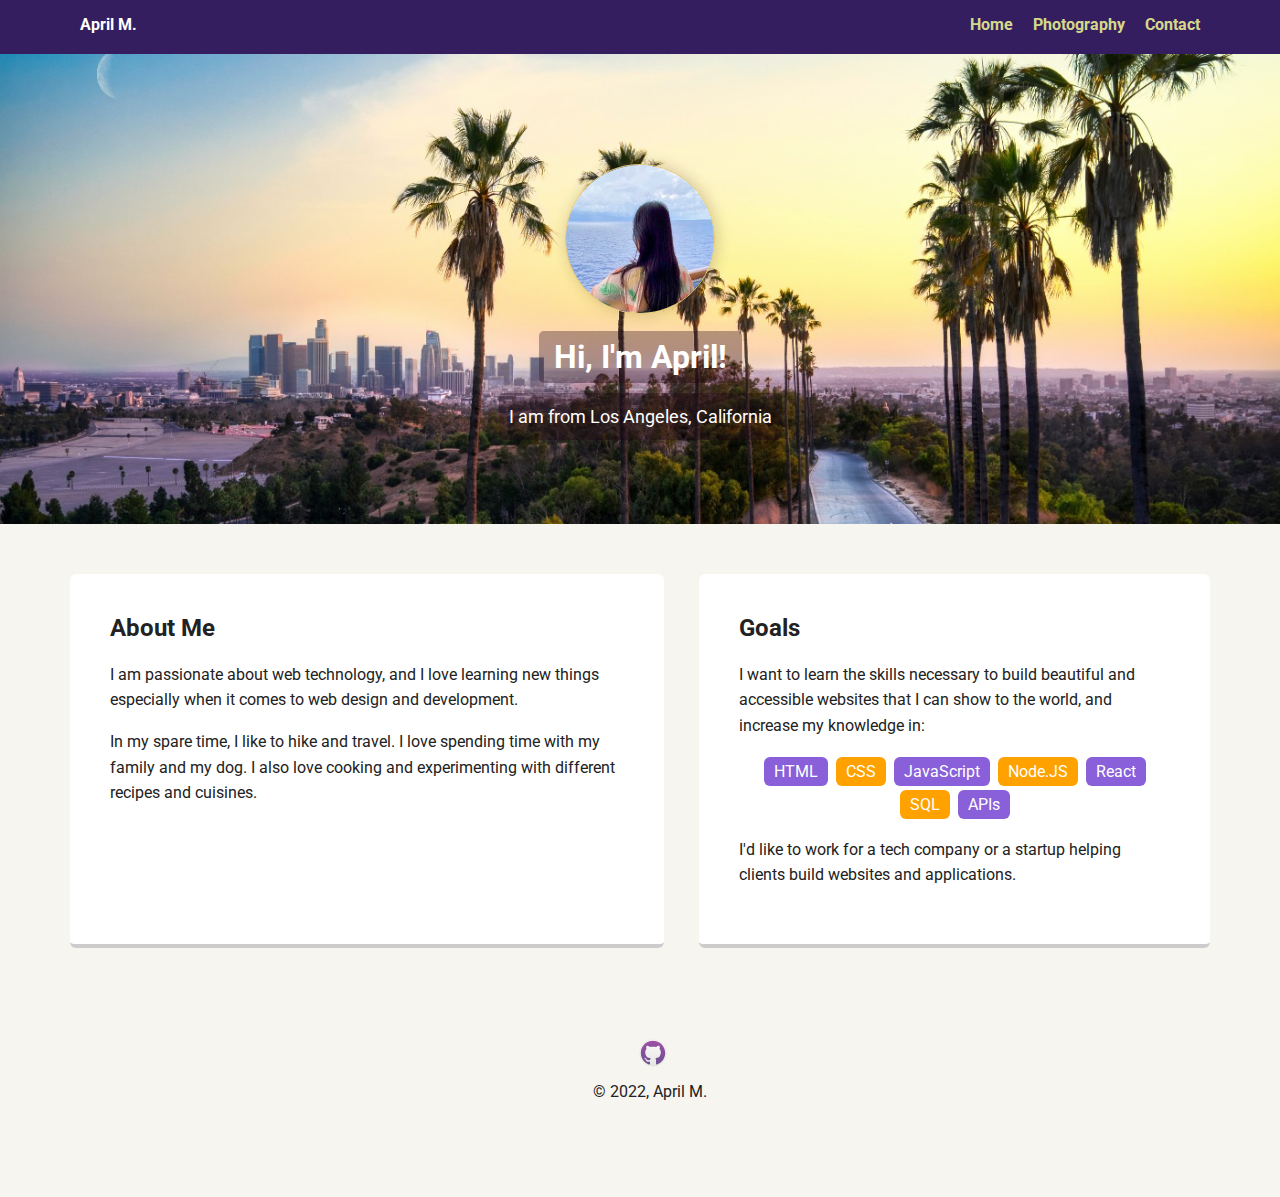
<file: index.html>
<!doctype html>
<html lang="en">
<head>
  <meta charset="utf-8">
  <title>April's Profile</title>
  <meta name="viewport" content="width=device-width, initial-scale=1.0">
  <link rel="stylesheet" href="styles.css">
  <link href="https://fonts.googleapis.com/css?family=Muli%7CRoboto:400,300,500,700,900" rel="stylesheet"></head>
  <body>

    <nav class="main-nav">
        <ul class="nav">
          <li class="name"><a href="index.html">April M.</a></li>
          <li><a href="index.html">Home</a></li>
          <li><a href="photography.html">Photography</a></li>
          <li><a href="contact.html">Contact</a></li>
        </ul>
      </nav>

    <header>
      <img src="images/profile-pic.jpg" alt="April's photo" class="profile-image">
      <h1 class="tag name">Hi, I'm April!</h1>
      <p class="tag location">I am from Los Angeles, California</p>
    </header>

    <main class="flex">
      <section class="card">
        <h2>About Me</h2>
        <p>I am passionate about web technology, and I love learning new things especially when it comes to web design and development. </p>
        <p>In my spare time, I like to hike and travel. I love spending time with my family and my dog. I also love cooking and experimenting with different recipes and cuisines.
        </p>
      </section> 

      <section class="card">
        <h2>Goals</h2>
        <p>I want to learn the skills necessary to build beautiful and accessible websites that I can show to the world, and increase my knowledge in:</p>
        <ul class="skills">
          <li>HTML</li>
          <li>CSS</li>
          <li>JavaScript</li>
          <li>Node.JS</li>
          <li>React</li>
          <li>SQL</li>
          <li>APIs</li>
        </ul>
        <p>I'd like to work for a tech company or a startup helping clients build websites and applications.</p>
      </section> 

    </main>
    <footer>
      <ul>
        <li><a href="https://github.com/dev4pril" class="social github" target="_blank">Github</a></li>
      </ul>
      <p class="copyright">&copy; 2022, April M.</p>
    </footer>
  </body>
  </html>
</file>
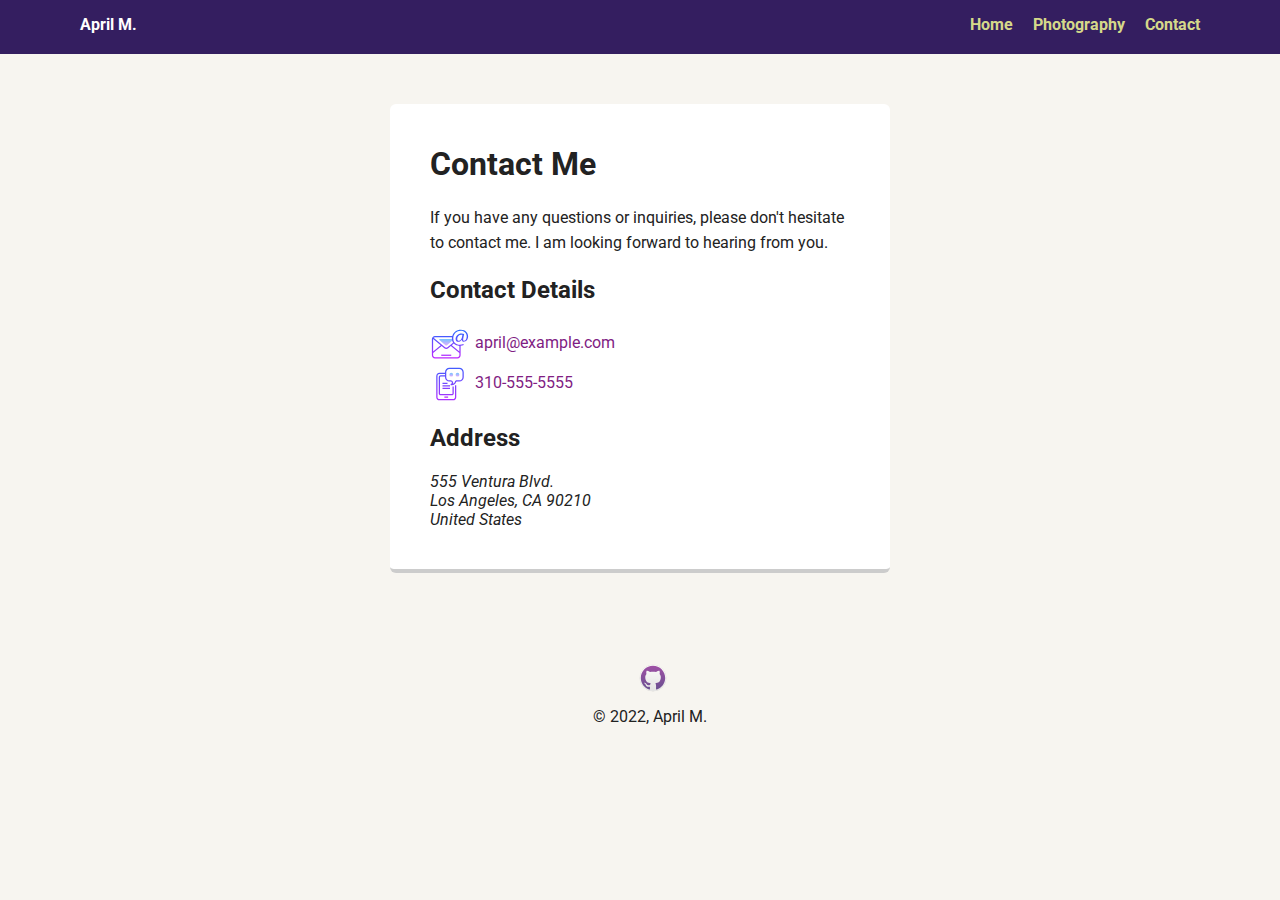
<file: contact.html>
<!DOCTYPE html>
<html lang="en">
<head>
    <meta charset="utf-8">
    <title>Contact</title>
    <meta name="viewport" content="width=device-width, initial-scale=1.0">
    <link rel="stylesheet" href="styles.css">
    <link href="https://fonts.googleapis.com/css?family=Muli%7CRoboto:400,300,500,700,900" rel="stylesheet">
</head>
<body>
    <!-- Global Navigation -->
    <nav class="main-nav">
        <ul class="nav">
          <li class="name"><a href="index.html">April M.</a></li>
          <li><a href="index.html">Home</a></li>
          <li><a href="photography.html">Photography</a></li>
          <li><a href="contact.html">Contact</a></li>
        </ul>
      </nav>

 <!-- Main content  -->
<main class="flex contact-container">
  <section class="card">
    <h1>Contact Me</h1>
    <p>If you have any questions or inquiries, please don't hesitate to contact me. I am looking forward to hearing from you.</p>
    <h2>Contact Details</h2>
    <ul>
      <li><img src="images/email-icon.svg" alt=""><a href="mailto:april@example.com">april@example.com</a></li>
      <li><img src="images/phone-icon.svg" alt=""><a href="tel:3105555555">310-555-5555</a></li>
    </ul>
    <h2>Address</h2>
    <address>
      555 Ventura Blvd.<br>
      Los Angeles, CA 90210<br>
      United States
    </address>

  </section>

</main>

<!-- Global Footer -->
<footer>
  <ul>
    <li><a href="https://github.com/dev4pril" class="social github" target="_blank">Github</a></li>
  </ul>
  <p class="copyright">&copy; 2022, April M.</p>
</footer>


</body>
</html>
</file>
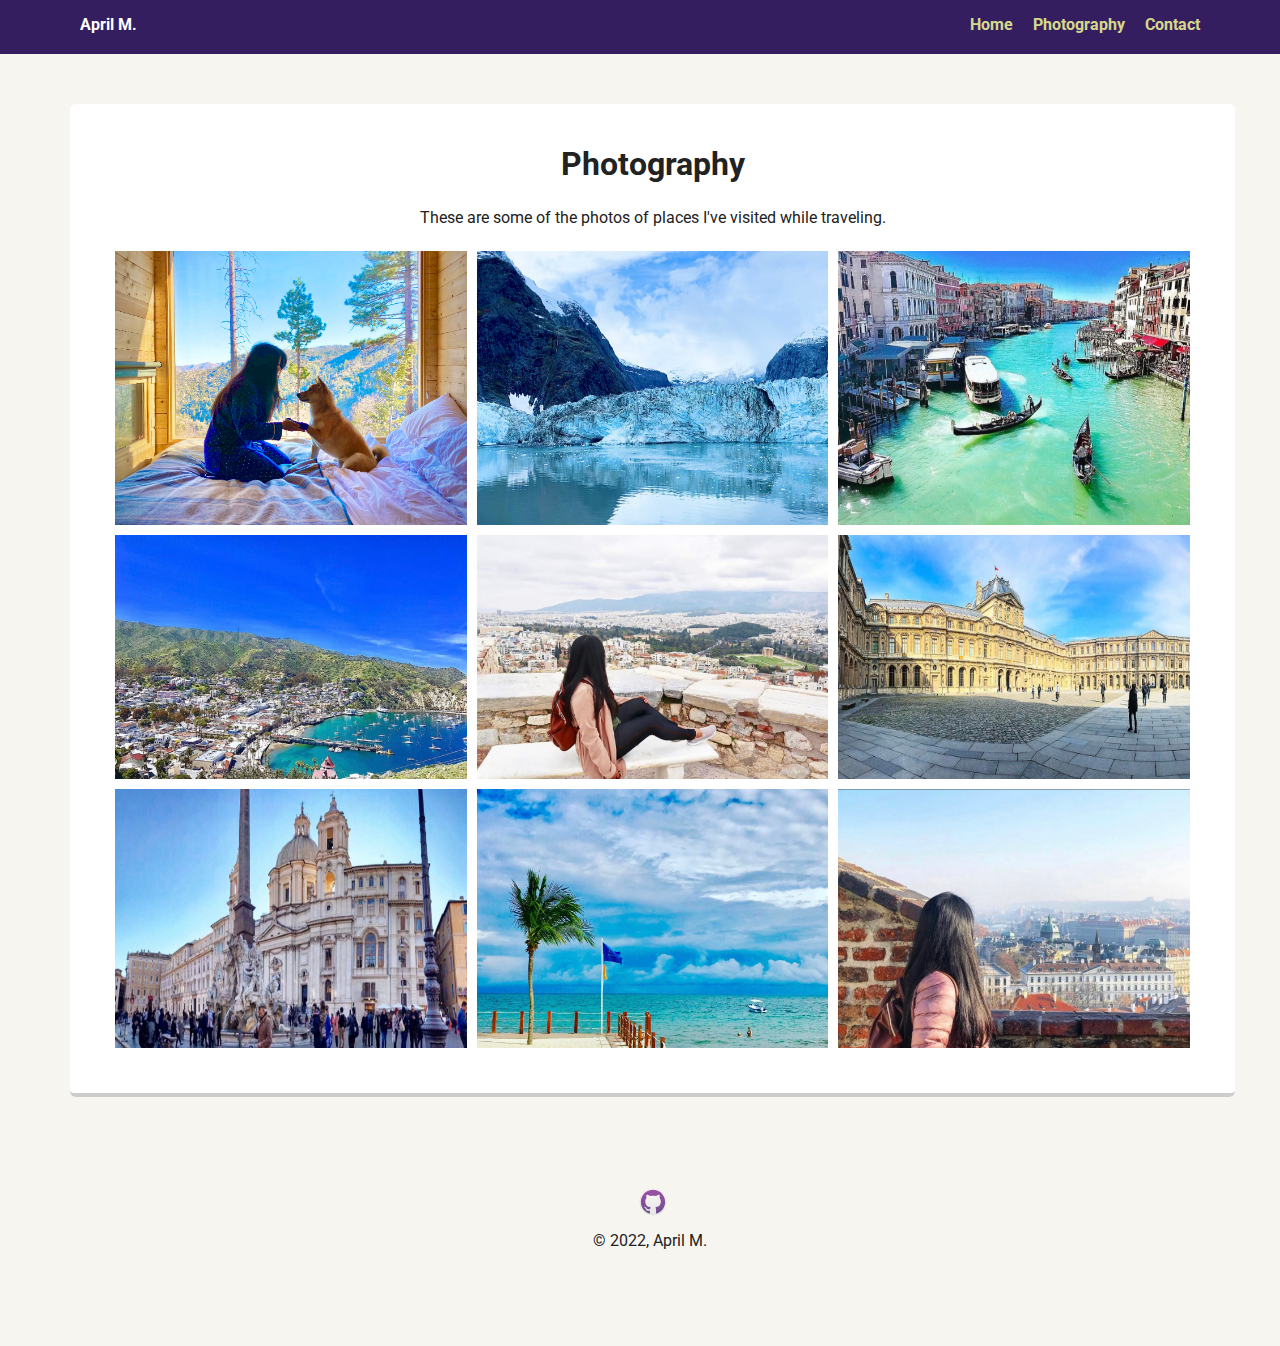
<file: photography.html>
<!DOCTYPE html>
<html lang="en">
<head>
    <meta charset="UTF-8">
    <meta http-equiv="X-UA-Compatible" content="IE=edge">
    <meta name="viewport" content="width=device-width, initial-scale=1.0">
    <link rel="stylesheet" href="styles.css">
    <link href="https://fonts.googleapis.com/css?family=Muli%7CRoboto:400,300,500,700,900" rel="stylesheet">
    <title>Photography</title>
</head>
<body>
    <!-- Global Navigation -->
    <nav class="main-nav">
        <ul class="nav">
          <li class="name"><a href="index.html">April M.</a></li>
          <li><a href="index.html">Home</a></li>
          <li><a href="photography.html">Photography</a></li>
          <li><a href="contact.html">Contact</a></li>
        </ul>
      </nav>

    <!-- Main content  -->
    <main class="flex">
        <section class="card gallery-container">
            <h1>Photography</h1>
            <p>These are some of the photos of places I've visited while traveling.</p>
            <div class="gallery">
                <img title="Getawayhouse, Big Bear" src="images/photography/getaway-bigbear.jpg" alt="Getaway House, Big Bear, CA"/>
                <img title="Glacier Bay National Park, Alaska" src="images/photography/alaska.jpg" alt="Glacier Bay, Alaska"/>
                <img title="Venice, Italy" src="images/photography/venice.jpg" alt="Venice"/>
                <img title="Catalina Island" src="images/photography/catalina-island.jpg" alt="Catalina Island"/>
                <img title="Athens, Greece" src="images/photography/athens.jpg" alt="Athens"/>
                <img title="Paris, France" src="images/photography/paris.jpg" alt="Paris"/>
                <img title="Rome, Italy" src="images/photography/rome.jpg" alt="Rome"/>
                <img title="Riviera Maya" src="images/photography/riviera-maya.jpg" alt="Riviera Maya"/>
                <img title="Prague, Czech Republic" src="images/photography/prague.jpg" alt="prague"/>
            </div>
        </section>

    </main>

    <!-- Global Footer -->
    <footer>
        <ul>
          <li><a href="https://github.com/dev4pril" class="social github" target="_blank">Github</a></li>
        </ul>
        <p class="copyright">&copy; 2022, April M.</p>
    </footer>
</body>
</html>
</file>
<file: styles.css>
/* Global Layout Set-up */
* { 
  box-sizing: border-box;
}
  
body {
  margin: 0;
  padding: 0;
  text-align: center;
  font-family: 'Roboto', sans-serif;
  color: #222;
  background: #f7f5f0;
}
/* Link Styles */

a {
  text-decoration: none;
  color: #999;
}
a:hover {
  color: #1fe086;
}

/* Section Styles */

.main-nav {
  width: 100%;
  background: #341e60;
  min-height: 30px;
  padding: 10px;
  /* position: fixed; */
  text-align: center;
}
.nav {
  display: flex;
  justify-content: space-around;
  font-weight: 700;
  list-style-type: none;
  margin: 0 auto;
  padding: 0;
}

.nav .name {
    display: block;
    margin-right: auto;
    color: white;
}
.nav .name a {
    color: white;
}
.nav li {
  padding: 5px 10px 10px 10px;
}
.nav a {
  transition: all .5s;
  color:rgba(236, 243, 144, 0.9);
}
.nav a:hover {
  color: white
}

header {
  text-align: center;
  background: url('images/hero-background.jpg') no-repeat top center ;
  background-size: cover;
  overflow: hidden;
  padding-top: 60px;
}
header {
  line-height: 1.5;
}
header .profile-image {
  margin-top: 50px;
  width: 150px;
  height: 150px;
  border-radius: 50%;
  border: 1px solid rgb(226, 200, 121);
  transition: all .5s;
  box-shadow: 2px 0 15px rgba(46, 5, 12, 0.195);
}
header .profile-image:hover {
  transform: scale(1.2) rotate(5deg);
}
.tag {
  padding: 10px;
  border-radius: 5px;
  display: table;
  margin: 10px auto;
} 

.tag.name {
  background-color: #1f031454;
  color: white;
  padding: 2px 15px;
}

.location {
  color: rgb(255, 255, 252);
  font-size: 18px;
  background-color: #1f031454;
}


.card {
  margin: 30px;
  padding: 20px 40px 40px;
  text-align: left;
  background: #fff;
  border-bottom: 4px solid #ccc;
  border-radius: 6px;
  transition: all .5s;
}
.card:first-child {
  margin-right: 5px;
}
.card:hover {
  border-color: #8960da;
}

ul.skills {
  padding: 0;
  text-align: center;
}

.skills li {
  border-radius: 6px;
  display: inline-block;
  background: #ffa200;
  color: white;
  padding: 5px 10px;
  margin: 2px;
}

.skills li:nth-child(odd) {
  background: #8960da;
}

footer {
  width: 100%;
  min-height: 30px;
  padding: 20px 0 40px 20px;
}

footer .copyright {
  top: -8px;
  font-size: .75em;
}

footer ul {
  list-style-type: none;
  margin: 0;
  padding: 0;
}

footer ul li {
  display: inline-block;
}

a.social {
  display: inline-block;
  text-indent: -9999px;
  margin-left: 5px;
  width: 30px;
  height: 30px;
  background-size: 30px 30px;
  opacity: .8;
  transition: all .8s;
}
a.twitter {
  background-image: url(images/twitter.svg);
}
a.linkedin {
  background-image: url(images/linkedin.svg);
}
a.github {
  background-image: url(images/github.svg);
}
a.social:hover {
  opacity: 1;
}
.clearfix {
  clear: both;
}

/* Styles for larger screens */
@media screen and (min-width: 720px) {
  
  .flex {
      display: flex; 
      max-width: 1200px;
      margin: 0 auto;
  }

  header {
    min-height: 470px;
  }

  .nav {
    max-width: 1200px;
    padding: 0 30px;
  }


  main {
    padding-top: 20px;
  }

  main p {
    line-height: 1.6em;
  }

  footer {
    font-size: 1.3em;
    max-width: 1200px;
    margin: 40px auto;
  }

}

/* Photography page styles */
.gallery {
  display: flex;
  flex-wrap: wrap;
}
.gallery img {
  /* .gallery div width 100% / 3 photos per row = 33.33% */
  width: 33.33%;
  padding: 5px;
  transition: 0.5s ease;
 }

 .gallery img:hover {
  opacity: 0.7;
 }

 .gallery-container{
  max-width: 100%;

 }
 .gallery-container h1{
  text-align: center;
 }
 .gallery-container p{
  text-align: center;
 }

 /* Contact Page */
 .contact-container .card {
  max-width: 500px;
  margin-left: auto;
  margin-right: auto;
 }

 .contact-container img {
  width: 40px;
  height: 40px;
  vertical-align: middle;
  margin-right: 5px;
 }

 .contact-container ul {
  list-style: none;
  padding: 0;
 }

 .contact-container a {
  color: rgb(129, 29, 131);
 }

 .contact-container a:hover{
  color: rgb(191, 72, 234);
 }
</file>
